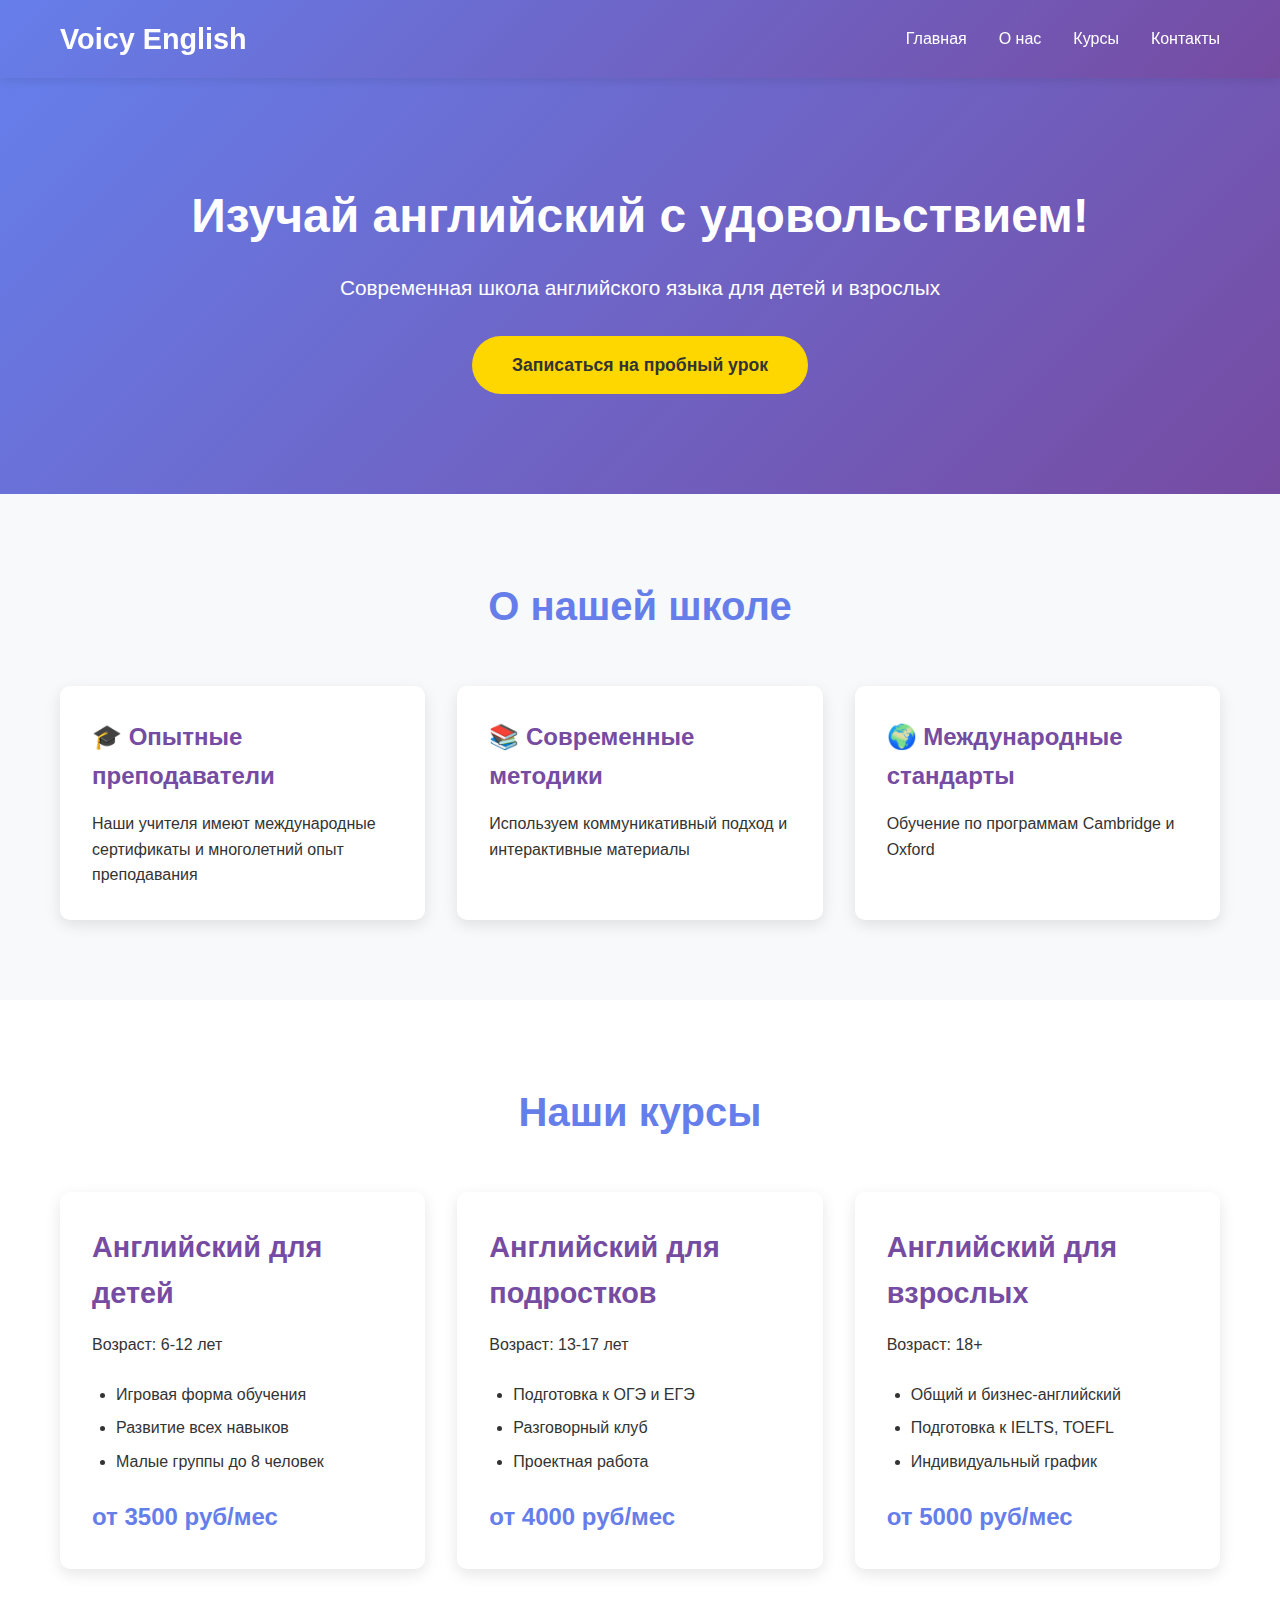
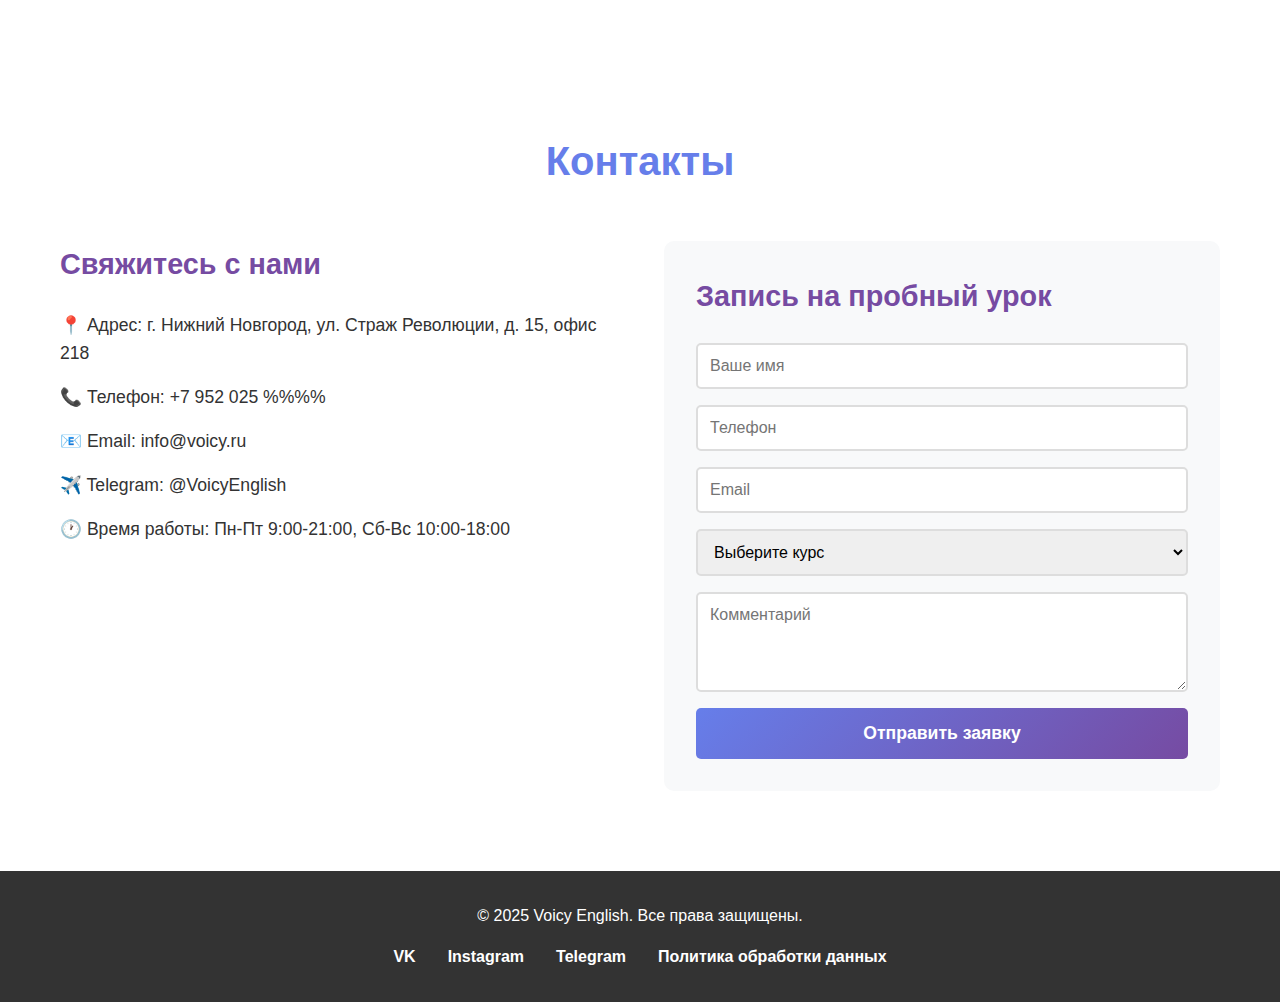
<file: index.html>
<!DOCTYPE html>
<html lang="ru">
<head>
    <meta charset="UTF-8">
    <meta name="viewport" content="width=device-width, initial-scale=1.0">
    <title>Voicy English - Школа английского языка</title>
    <link rel="stylesheet" href="styles.css">
</head>
<body>
    <header>
        <nav>
            <div class="logo">
                <h1>Voicy English</h1>
            </div>
            <ul class="nav-links">
                <li><a href="#home">Главная</a></li>
                <li><a href="#about">О нас</a></li>
                <li><a href="#courses">Курсы</a></li>
                <li><a href="#contact">Контакты</a></li>
            </ul>
        </nav>
    </header>

    <section id="home" class="hero">
        <div class="hero-content">
            <h2>Изучай английский с удовольствием!</h2>
            <p>Современная школа английского языка для детей и взрослых</p>
            <a href="#contact" class="cta-button">Записаться на пробный урок</a>
        </div>
    </section>

    <section id="about" class="about">
        <div class="container">
            <h2>О нашей школе</h2>
            <div class="about-content">
                <div class="about-item">
                    <h3>🎓 Опытные преподаватели</h3>
                    <p>Наши учителя имеют международные сертификаты и многолетний опыт преподавания</p>
                </div>
                <div class="about-item">
                    <h3>📚 Современные методики</h3>
                    <p>Используем коммуникативный подход и интерактивные материалы</p>
                </div>
                <div class="about-item">
                    <h3>🌍 Международные стандарты</h3>
                    <p>Обучение по программам Cambridge и Oxford</p>
                </div>
            </div>
        </div>
    </section>

    <section id="courses" class="courses">
        <div class="container">
            <h2>Наши курсы</h2>
            <div class="course-grid">
                <div class="course-card">
                    <h3>Английский для детей</h3>
                    <p>Возраст: 6-12 лет</p>
                    <ul>
                        <li>Игровая форма обучения</li>
                        <li>Развитие всех навыков</li>
                        <li>Малые группы до 8 человек</li>
                    </ul>
                    <p class="price">от 3500 руб/мес</p>
                </div>
                <div class="course-card">
                    <h3>Английский для подростков</h3>
                    <p>Возраст: 13-17 лет</p>
                    <ul>
                        <li>Подготовка к ОГЭ и ЕГЭ</li>
                        <li>Разговорный клуб</li>
                        <li>Проектная работа</li>
                    </ul>
                    <p class="price">от 4000 руб/мес</p>
                </div>
                <div class="course-card">
                    <h3>Английский для взрослых</h3>
                    <p>Возраст: 18+</p>
                    <ul>
                        <li>Общий и бизнес-английский</li>
                        <li>Подготовка к IELTS, TOEFL</li>
                        <li>Индивидуальный график</li>
                    </ul>
                    <p class="price">от 5000 руб/мес</p>
                </div>
            </div>
        </div>
    </section>

    <section id="contact" class="contact">
        <div class="container">
            <h2>Контакты</h2>
            <div class="contact-content">
                <div class="contact-info">
                    <h3>Свяжитесь с нами</h3>
                    <p>📍 Адрес: г. Нижний Новгород, ул. Страж Революции, д. 15, офис 218</p>
                    <p>📞 Телефон: +7 952 025 %%%%</p>
                    <p>📧 Email: info@voicy.ru</p>
                    <p>✈️ Telegram: @VoicyEnglish</p>
                    <p>🕐 Время работы: Пн-Пт 9:00-21:00, Сб-Вс 10:00-18:00</p>
                </div>
                <div class="contact-form">
                    <h3>Запись на пробный урок</h3>
                    <form>
                        <input type="text" placeholder="Ваше имя" required>
                        <input type="tel" placeholder="Телефон" required>
                        <input type="email" placeholder="Email" required>
                        <select>
                            <option>Выберите курс</option>
                            <option>Английский для детей</option>
                            <option>Английский для подростков</option>
                            <option>Английский для взрослых</option>
                        </select>
                        <textarea placeholder="Комментарий"></textarea>
                        <button type="submit" class="submit-button">Отправить заявку</button>
                    </form>
                </div>
            </div>
        </div>
    </section>

    <footer>
        <div class="container">
            <p>&copy; 2025 Voicy English. Все права защищены.</p>
            <div class="social-links">
                <a href="#">VK</a>
                <a href="#">Instagram</a>
                <a href="#">Telegram</a>
                <a href="privacy.html">Политика обработки данных</a>
            </div>
        </div>
    </footer>
</body>
</html>
</file>
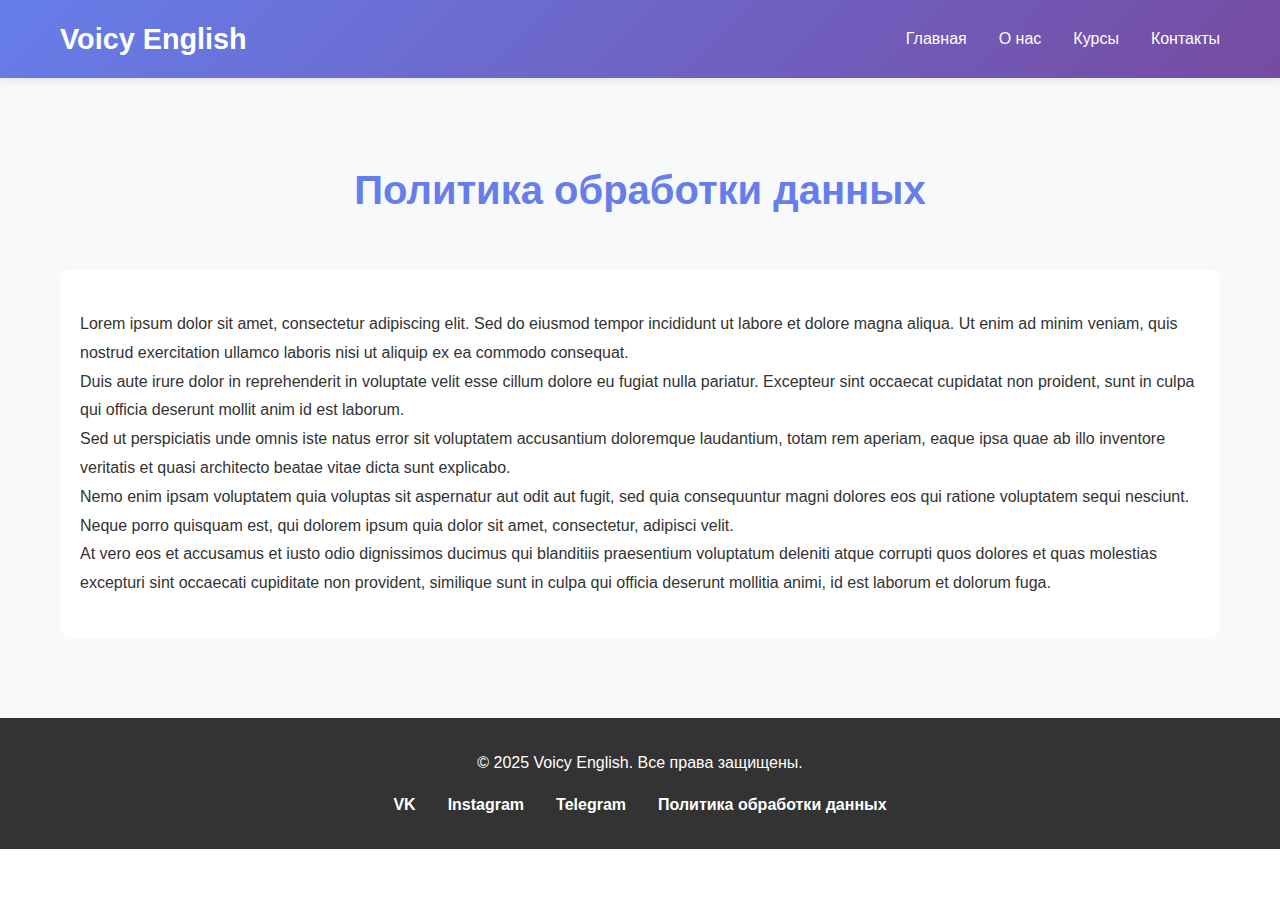
<file: privacy.html>
<!DOCTYPE html>
<html lang="ru">
<head>
    <meta charset="UTF-8">
    <meta name="viewport" content="width=device-width, initial-scale=1.0">
    <title>Политика обработки данных - Voicy English</title>
    <link rel="stylesheet" href="styles.css">
</head>
<body>
    <header>
        <nav>
            <div class="logo">
                <h1>Voicy English</h1>
            </div>
            <ul class="nav-links">
                <li><a href="index.html#home">Главная</a></li>
                <li><a href="index.html#about">О нас</a></li>
                <li><a href="index.html#courses">Курсы</a></li>
                <li><a href="index.html#contact">Контакты</a></li>
            </ul>
        </nav>
    </header>

    <section class="about">
        <div class="container">
            <h2>Политика обработки данных</h2>
            <div style="padding: 40px 20px; background: white; border-radius: 10px; line-height: 1.8;">
                <p>Lorem ipsum dolor sit amet, consectetur adipiscing elit. Sed do eiusmod tempor incididunt ut labore et dolore magna aliqua. Ut enim ad minim veniam, quis nostrud exercitation ullamco laboris nisi ut aliquip ex ea commodo consequat.</p>
                
                <p>Duis aute irure dolor in reprehenderit in voluptate velit esse cillum dolore eu fugiat nulla pariatur. Excepteur sint occaecat cupidatat non proident, sunt in culpa qui officia deserunt mollit anim id est laborum.</p>
                
                <p>Sed ut perspiciatis unde omnis iste natus error sit voluptatem accusantium doloremque laudantium, totam rem aperiam, eaque ipsa quae ab illo inventore veritatis et quasi architecto beatae vitae dicta sunt explicabo.</p>
                
                <p>Nemo enim ipsam voluptatem quia voluptas sit aspernatur aut odit aut fugit, sed quia consequuntur magni dolores eos qui ratione voluptatem sequi nesciunt. Neque porro quisquam est, qui dolorem ipsum quia dolor sit amet, consectetur, adipisci velit.</p>
                
                <p>At vero eos et accusamus et iusto odio dignissimos ducimus qui blanditiis praesentium voluptatum deleniti atque corrupti quos dolores et quas molestias excepturi sint occaecati cupiditate non provident, similique sunt in culpa qui officia deserunt mollitia animi, id est laborum et dolorum fuga.</p>
            </div>
        </div>
    </section>

    <footer>
        <div class="container">
            <p>&copy; 2025 Voicy English. Все права защищены.</p>
            <div class="social-links">
                <a href="#">VK</a>
                <a href="#">Instagram</a>
                <a href="#">Telegram</a>
                <a href="privacy.html">Политика обработки данных</a>
            </div>
        </div>
    </footer>
</body>
</html>
</file>
<file: styles.css>
* {
    margin: 0;
    padding: 0;
    box-sizing: border-box;
}

body {
    font-family: 'Segoe UI', Tahoma, Geneva, Verdana, sans-serif;
    line-height: 1.6;
    color: #333;
}

.container {
    max-width: 1200px;
    margin: 0 auto;
    padding: 0 20px;
}

/* Header & Navigation */
header {
    background: linear-gradient(135deg, #667eea 0%, #764ba2 100%);
    padding: 1rem 0;
    position: sticky;
    top: 0;
    z-index: 1000;
    box-shadow: 0 2px 10px rgba(0,0,0,0.1);
}

nav {
    max-width: 1200px;
    margin: 0 auto;
    padding: 0 20px;
    display: flex;
    justify-content: space-between;
    align-items: center;
}

.logo h1 {
    color: white;
    font-size: 1.8rem;
}

.nav-links {
    list-style: none;
    display: flex;
    gap: 2rem;
}

.nav-links a {
    color: white;
    text-decoration: none;
    font-weight: 500;
    transition: color 0.3s;
}

.nav-links a:hover {
    color: #ffd700;
}

/* Hero Section */
.hero {
    background: linear-gradient(135deg, #667eea 0%, #764ba2 100%);
    color: white;
    padding: 100px 20px;
    text-align: center;
}

.hero-content h2 {
    font-size: 3rem;
    margin-bottom: 1rem;
}

.hero-content p {
    font-size: 1.3rem;
    margin-bottom: 2rem;
}

.cta-button {
    display: inline-block;
    background: #ffd700;
    color: #333;
    padding: 15px 40px;
    text-decoration: none;
    border-radius: 30px;
    font-weight: bold;
    font-size: 1.1rem;
    transition: transform 0.3s, box-shadow 0.3s;
}

.cta-button:hover {
    transform: translateY(-3px);
    box-shadow: 0 10px 20px rgba(0,0,0,0.2);
}

/* About Section */
.about {
    padding: 80px 20px;
    background: #f8f9fa;
}

.about h2 {
    text-align: center;
    font-size: 2.5rem;
    margin-bottom: 3rem;
    color: #667eea;
}

.about-content {
    display: grid;
    grid-template-columns: repeat(auto-fit, minmax(300px, 1fr));
    gap: 2rem;
}

.about-item {
    background: white;
    padding: 2rem;
    border-radius: 10px;
    box-shadow: 0 5px 15px rgba(0,0,0,0.1);
    transition: transform 0.3s;
}

.about-item:hover {
    transform: translateY(-5px);
}

.about-item h3 {
    font-size: 1.5rem;
    margin-bottom: 1rem;
    color: #764ba2;
}

/* Courses Section */
.courses {
    padding: 80px 20px;
}

.courses h2 {
    text-align: center;
    font-size: 2.5rem;
    margin-bottom: 3rem;
    color: #667eea;
}

.course-grid {
    display: grid;
    grid-template-columns: repeat(auto-fit, minmax(300px, 1fr));
    gap: 2rem;
}

.course-card {
    background: white;
    padding: 2rem;
    border-radius: 10px;
    box-shadow: 0 5px 15px rgba(0,0,0,0.1);
    transition: transform 0.3s, box-shadow 0.3s;
}

.course-card:hover {
    transform: translateY(-5px);
    box-shadow: 0 10px 25px rgba(0,0,0,0.15);
}

.course-card h3 {
    color: #764ba2;
    font-size: 1.8rem;
    margin-bottom: 1rem;
}

.course-card ul {
    margin: 1.5rem 0;
    padding-left: 1.5rem;
}

.course-card li {
    margin-bottom: 0.5rem;
}

.price {
    font-size: 1.5rem;
    font-weight: bold;
    color: #667eea;
    margin-top: 1rem;
}

/* Teachers Section */
.teachers {
    padding: 80px 20px;
    background: #f8f9fa;
}

.teachers h2 {
    text-align: center;
    font-size: 2.5rem;
    margin-bottom: 3rem;
    color: #667eea;
}

.teacher-grid {
    display: grid;
    grid-template-columns: repeat(auto-fit, minmax(280px, 1fr));
    gap: 2rem;
}

.teacher-card {
    background: white;
    padding: 2rem;
    border-radius: 10px;
    box-shadow: 0 5px 15px rgba(0,0,0,0.1);
    text-align: center;
    transition: transform 0.3s;
}

.teacher-card:hover {
    transform: translateY(-5px);
}

.teacher-photo {
    font-size: 4rem;
    margin-bottom: 1rem;
}

.teacher-card h3 {
    color: #764ba2;
    font-size: 1.5rem;
    margin-bottom: 0.5rem;
}

.qualification {
    color: #667eea;
    font-weight: bold;
    margin-bottom: 1rem;
}

/* Contact Section */
.contact {
    padding: 80px 20px;
}

.contact h2 {
    text-align: center;
    font-size: 2.5rem;
    margin-bottom: 3rem;
    color: #667eea;
}

.contact-content {
    display: grid;
    grid-template-columns: repeat(auto-fit, minmax(350px, 1fr));
    gap: 3rem;
}

.contact-info h3 {
    color: #764ba2;
    font-size: 1.8rem;
    margin-bottom: 1.5rem;
}

.contact-info p {
    margin-bottom: 1rem;
    font-size: 1.1rem;
}

.contact-form {
    background: #f8f9fa;
    padding: 2rem;
    border-radius: 10px;
}

.contact-form h3 {
    color: #764ba2;
    font-size: 1.8rem;
    margin-bottom: 1.5rem;
}

.contact-form form {
    display: flex;
    flex-direction: column;
    gap: 1rem;
}

.contact-form input,
.contact-form select,
.contact-form textarea {
    padding: 12px;
    border: 2px solid #ddd;
    border-radius: 5px;
    font-size: 1rem;
    font-family: inherit;
    transition: border-color 0.3s;
}

.contact-form input:focus,
.contact-form select:focus,
.contact-form textarea:focus {
    outline: none;
    border-color: #667eea;
}

.contact-form textarea {
    resize: vertical;
    min-height: 100px;
}

.submit-button {
    background: linear-gradient(135deg, #667eea 0%, #764ba2 100%);
    color: white;
    padding: 15px;
    border: none;
    border-radius: 5px;
    font-size: 1.1rem;
    font-weight: bold;
    cursor: pointer;
    transition: transform 0.3s, box-shadow 0.3s;
}

.submit-button:hover {
    transform: translateY(-2px);
    box-shadow: 0 5px 15px rgba(0,0,0,0.2);
}

/* Footer */
footer {
    background: #333;
    color: white;
    padding: 2rem 0;
    text-align: center;
}

.social-links {
    margin-top: 1rem;
    display: flex;
    justify-content: center;
    gap: 2rem;
}

.social-links a {
    color: white;
    text-decoration: none;
    font-weight: bold;
    transition: color 0.3s;
}

.social-links a:hover {
    color: #ffd700;
}

/* Responsive Design */
@media (max-width: 768px) {
    .nav-links {
        flex-direction: column;
        gap: 1rem;
    }
    
    .hero-content h2 {
        font-size: 2rem;
    }
    
    .hero-content p {
        font-size: 1.1rem;
    }
    
    .about h2,
    .courses h2,
    .teachers h2,
    .contact h2 {
        font-size: 2rem;
    }
    
    .course-grid,
    .teacher-grid,
    .contact-content {
        grid-template-columns: 1fr;
    }
}
</file>
